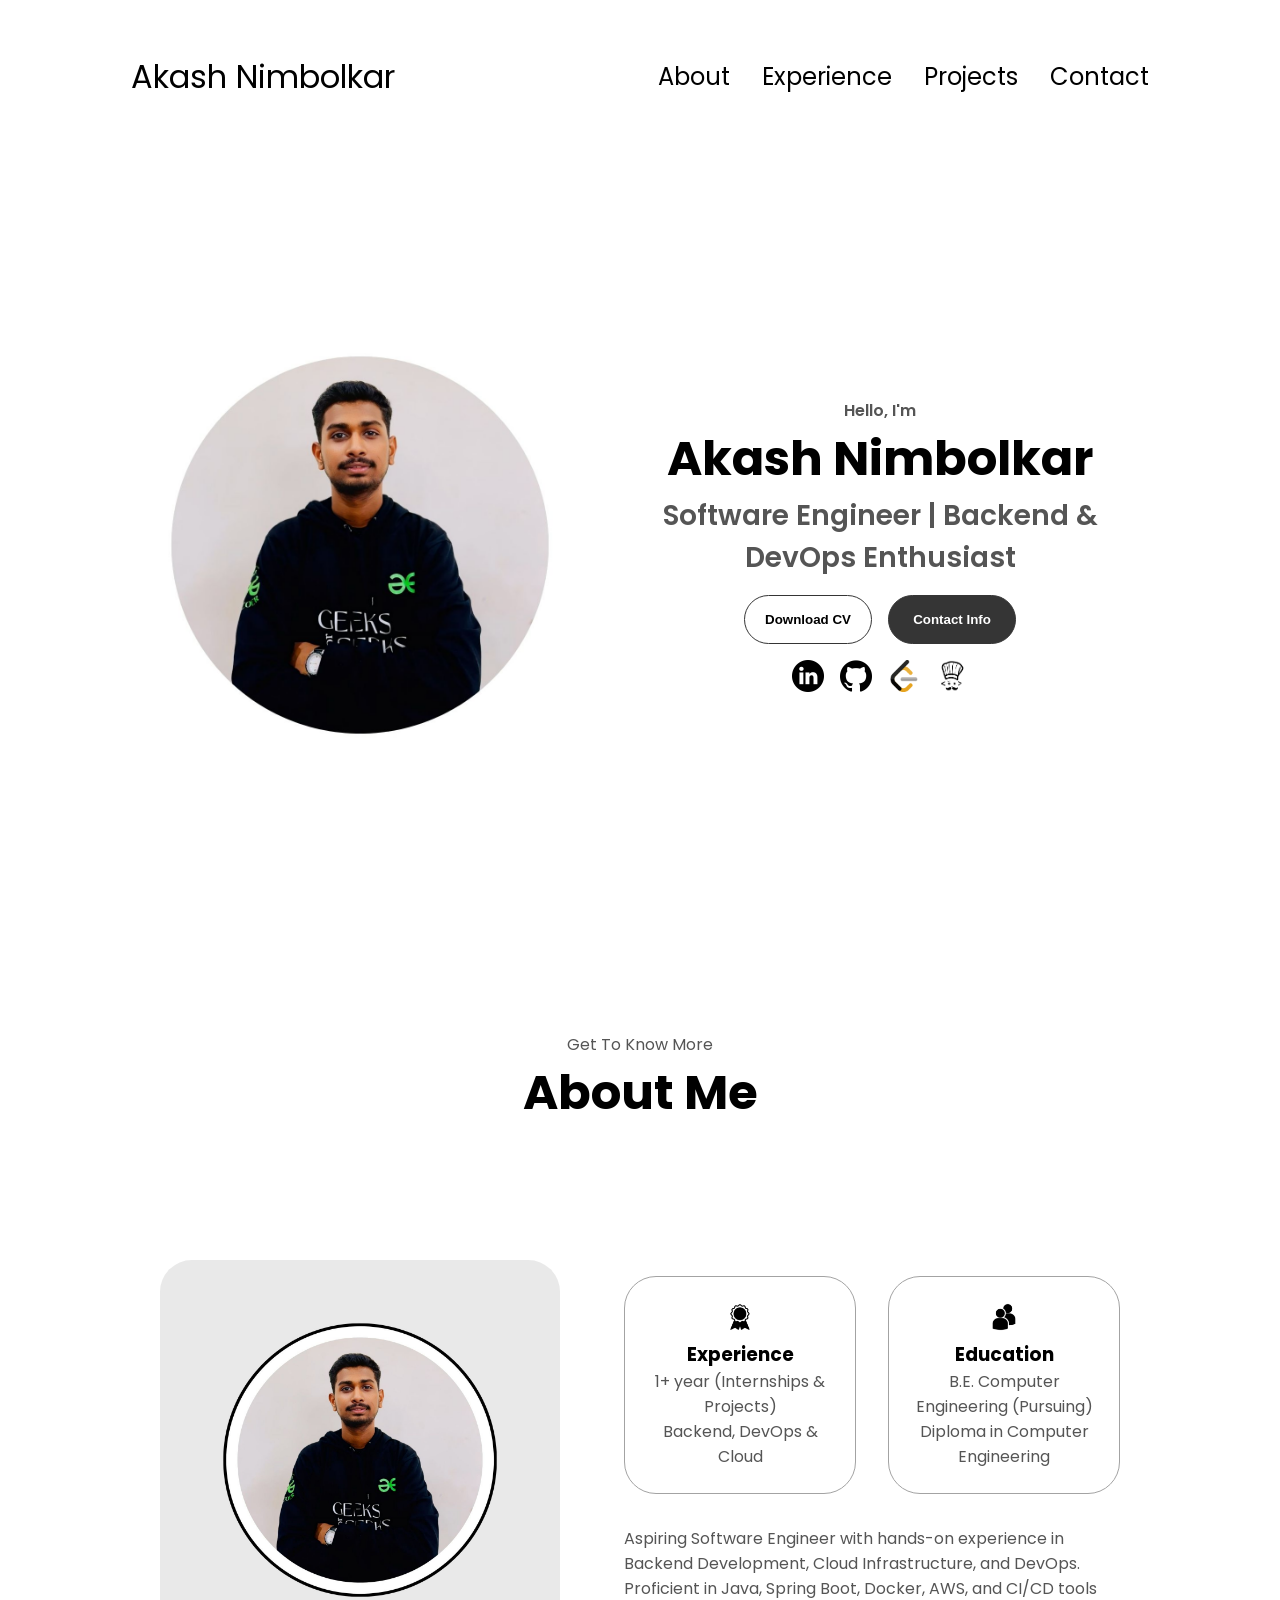
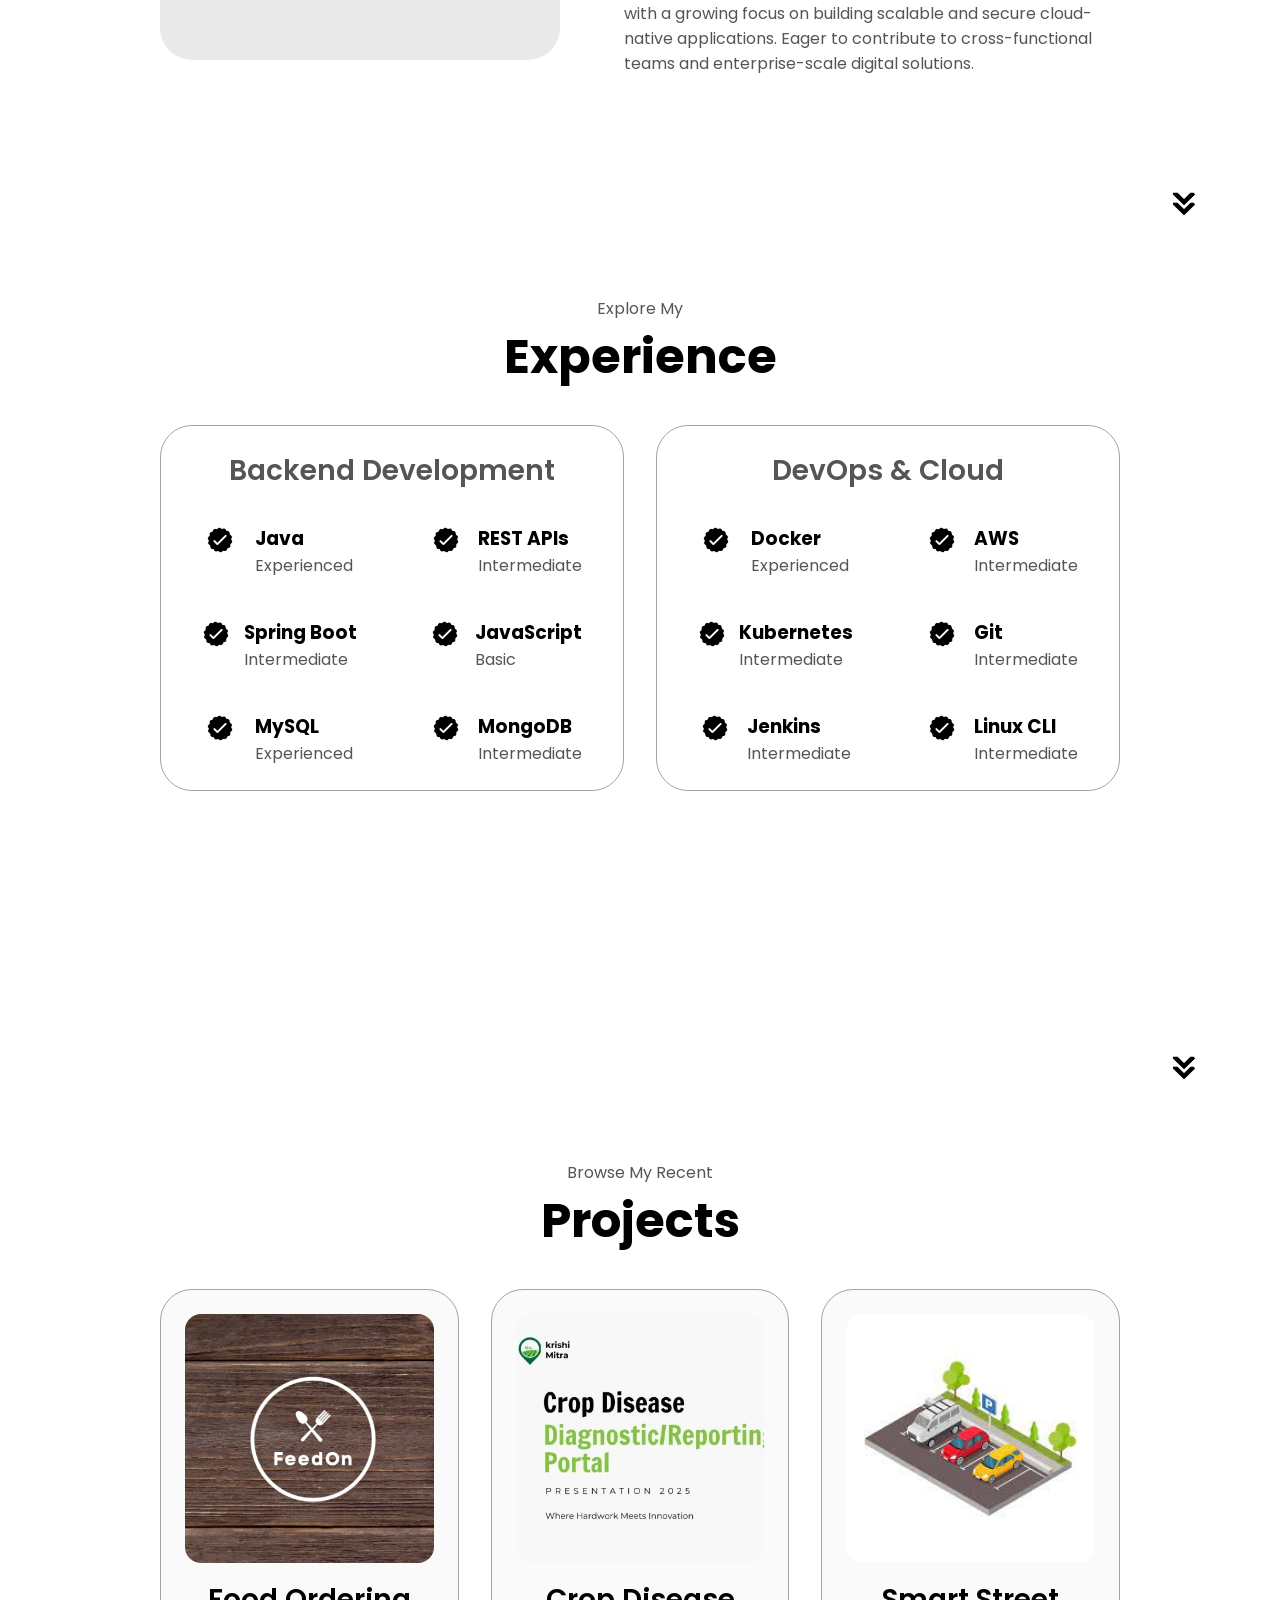
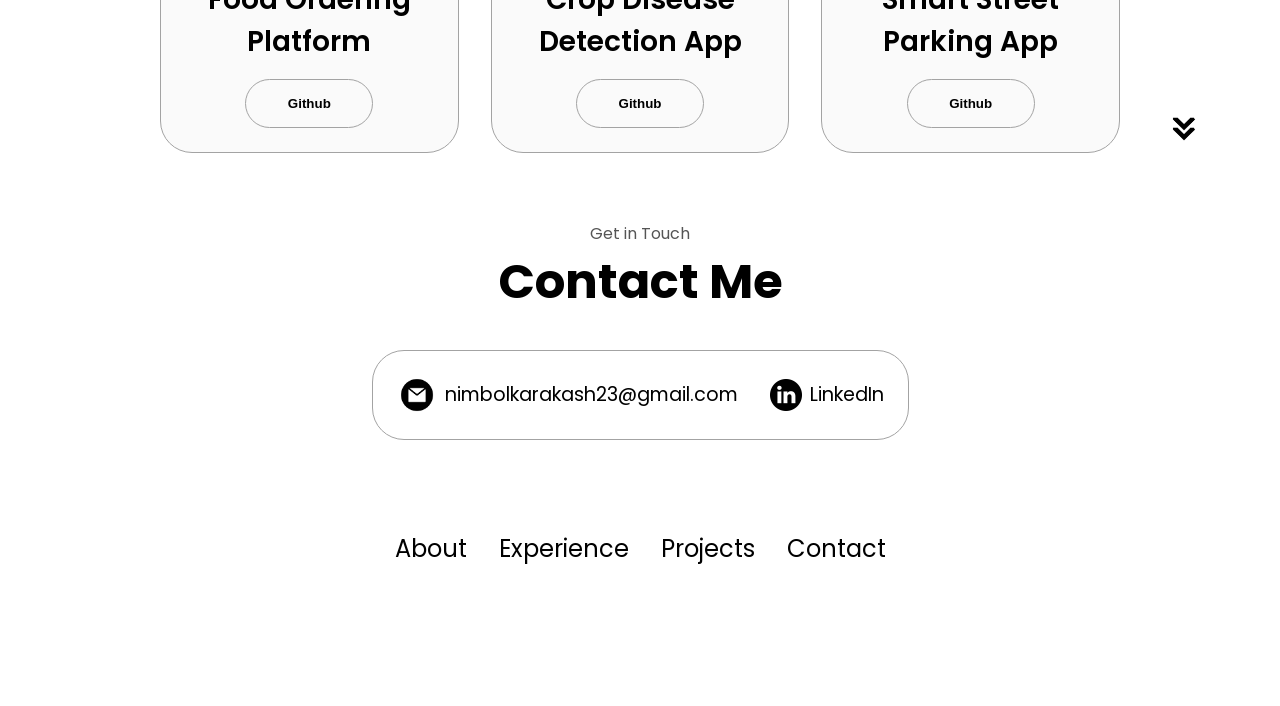
<file: index.html>
<!DOCTYPE html>
<html lang="en">

<head>
  <meta charset="UTF-8" />
  <meta http-equiv="X-UA-Compatible" content="IE=edge" />
  <meta name="viewport" content="width=device-width, initial-scale=1.0" />
  <title>My Portfolio</title>
  <link rel="stylesheet" href="style.css" />
  <link rel="stylesheet" href="mediaqueries.css" />
</head>

<body>
  <nav id="desktop-nav">
    <div class="logo">Akash Nimbolkar</div>
    <div>
      <ul class="nav-links">
        <li><a href="#about">About</a></li>
        <li><a href="#experience">Experience</a></li>
        <li><a href="#projects">Projects</a></li>
        <li><a href="#contact">Contact</a></li>
      </ul>
    </div>
  </nav>
  <nav id="hamburger-nav">
    <div class="logo">Akash Nimbolkar</div>
    <div class="hamburger-menu">
      <div class="hamburger-icon" onclick="toggleMenu()">
        <span></span>
        <span></span>
        <span></span>
      </div>
      <div class="menu-links">
        <li><a href="#about" onclick="toggleMenu()">About</a></li>
        <li><a href="#experience" onclick="toggleMenu()">Experience</a></li>
        <li><a href="#projects" onclick="toggleMenu()">Projects</a></li>
        <li><a href="#contact" onclick="toggleMenu()">Contact</a></li>
      </div>
    </div>
  </nav>
  <section id="profile">
    <div class="section__pic-container">
      <img src="./assets/cropped_circle_image.png" alt=" profile picture" />
    </div>
    <div class="section__text">
      <p class="section__text__p1">Hello, I'm</p>
      <h1 class="title">Akash Nimbolkar</h1>
      <p class="section__text__p2">Software Engineer | Backend & DevOps Enthusiast</p>
      <div class="btn-container">
        <button class="btn btn-color-2" onclick="window.open('./assets/Akash_Nimbolkar_Resume__Devops.pdf')">
          Download CV
        </button>
        <button class="btn btn-color-1" onclick="location.href='./#contact'">
          Contact Info
        </button>
      </div>
      <div id="socials-container">
        <img src="./assets/linkedin.png" alt="My LinkedIn profile" class="icon"
          onclick="location.href='https://www.linkedin.com/in/akash-nimbolkar-419b2924b/'" />
        <img src="./assets/github.png" alt="My Github profile" class="icon"
          onclick="location.href='https://github.com/akash-nimbolkar/'" />
        <img src="./assets/icons8-leetcode-96.png" alt="My Github profile" class="icon"
          onclick="location.href='https://leetcode.com/u/akash_nimbolkar/'" />
        <img src="./assets/icons8-codechef-150.png" alt="My Github profile" class="icon"
          onclick="location.href='https://www.codechef.com/users/akashh_081'" />
      </div>
    </div>
  </section>
  <section id="about">
    <p class="section__text__p1">Get To Know More</p>
    <h1 class="title">About Me</h1>
    <div class="section-container">
      <div class="section__pic-container">
        <img src="./assets/Orange Blue and White Graphic Designer LinkedIn Profile Picture.jpg" alt="Profile picture"
          class="about-pic" />
      </div>
      <div class="about-details-container">
        <div class="about-containers">
          <div class="details-container">
            <img src="./assets/experience.png" alt="Experience icon" class="icon" />
            <h3>Experience</h3>
            <p>1+ year (Internships & Projects)
              <br />Backend, DevOps & Cloud
            </p>
          </div>
          <div class="details-container">
            <img src="./assets/education.png" alt="Education icon" class="icon" />
            <h3>Education</h3>
            <p>B.E. Computer Engineering (Pursuing)<br />Diploma in Computer Engineering</p>
          </div>
        </div>
        <div class="text-container">
          <p>
            Aspiring Software Engineer with hands-on experience in Backend Development, Cloud Infrastructure, and
            DevOps. Proficient
            in Java, Spring Boot, Docker, AWS, and CI/CD tools with a growing focus on building scalable and secure
            cloud-native
            applications. Eager to contribute to cross-functional teams and enterprise-scale digital solutions.
          </p>
        </div>
      </div>
    </div>
    <img src="./assets/arrow.png" alt="Arrow icon" class="icon arrow" onclick="location.href='./#experience'" />
  </section>
  <section id="experience">
    <p class="section__text__p1">Explore My</p>
    <h1 class="title">Experience</h1>
    <div class="experience-details-container">
      <div class="about-containers">
        <div class="details-container">
          <h2 class="experience-sub-title">Backend Development</h2>
          <div class="article-container">
            <article>
              <img src="./assets/checkmark.png" alt="Experience icon" class="icon" />
              <div>
                <h3>Java</h3>
                <p>Experienced</p>
              </div>
            </article>
            <article>
              <img src="./assets/checkmark.png" alt="Experience icon" class="icon" />
              <div>
                <h3>REST APIs</h3>
                <p>Intermediate</p>
              </div>
            </article>
            <article>
              <img src="./assets/checkmark.png" alt="Experience icon" class="icon" />
              <div>
                <h3>Spring Boot</h3>
                <p>Intermediate</p>
              </div>
            </article>
            <article>
              <img src="./assets/checkmark.png" alt="Experience icon" class="icon" />
              <div>
                <h3>JavaScript</h3>
                <p>Basic</p>
              </div>
            </article>
            <article>
              <img src="./assets/checkmark.png" alt="Experience icon" class="icon" />
              <div>
                <h3>MySQL</h3>
                <p>Experienced</p>
              </div>
            </article>
            <article>
              <img src="./assets/checkmark.png" alt="Experience icon" class="icon" />
              <div>
                <h3>MongoDB</h3>
                <p>Intermediate</p>
              </div>
            </article>
          </div>
        </div>
        <div class="details-container">
          <h2 class="experience-sub-title">DevOps & Cloud</h2>
          <div class="article-container">
            <article>
              <img src="./assets/checkmark.png" alt="Experience icon" class="icon" />
              <div>
                <h3>Docker</h3>
                <p>Experienced</p>
              </div>
            </article>
            <article>
              <img src="./assets/checkmark.png" alt="Experience icon" class="icon" />
              <div>
                <h3>AWS</h3>
                <p>Intermediate</p>
              </div>
            </article>
            <article>
              <img src="./assets/checkmark.png" alt="Experience icon" class="icon" />
              <div>
                <h3>Kubernetes</h3>
                <p>Intermediate</p>
              </div>
            </article>
            <article>
              <img src="./assets/checkmark.png" alt="Experience icon" class="icon" />
              <div>
                <h3>Git</h3>
                <p>Intermediate</p>
              </div>
            </article>
            <article>
              <img src="./assets/checkmark.png" alt="Experience icon" class="icon" />
              <div>
                <h3>Jenkins</h3>
                <p>Intermediate</p>
              </div>
            </article>
            
            
            <article>
              <img src="./assets/checkmark.png" alt="Experience icon" class="icon" />
              <div>
                <h3>Linux CLI</h3>
                <p>Intermediate</p>
              </div>
            </article>
          </div>
        </div>
      </div>
    </div>
    <img src="./assets/arrow.png" alt="Arrow icon" class="icon arrow" onclick="location.href='./#projects'" />
  </section>
  <section id="projects">
    <p class="section__text__p1">Browse My Recent</p>
    <h1 class="title">Projects</h1>
    <div class="experience-details-container">
      <div class="about-containers">
        <div class="details-container color-container">
          <div class="article-container">
            <img src="./assets/Banner.png" alt="Project 1" class="project-img" />
          </div>
          <h2 class="experience-sub-title project-title">Food Ordering Platform</h2>
          <div class="btn-container">
            <button class="btn btn-color-2 project-btn" onclick="location.href='https://github.com/akash-nimbolkar/'">
              Github
            </button>
            <!-- <button class="btn btn-color-2 project-btn" onclick="location.href='https://github.com/akash-nimbolkar/'">
              Live Demo
            </button> -->
          </div>
        </div>
        <div class="details-container color-container">
          <div class="article-container">
            <img src="./assets/WhatsApp Image 2025-06-22 at 00.24.00_da0a9635.jpg" alt="Project 2" class="project-img" />
          </div>
          <h2 class="experience-sub-title project-title">Crop Disease Detection App</h2>
          <div class="btn-container">
            <button class="btn btn-color-2 project-btn" onclick="location.href='https://github.com/akash-nimbolkar/'">
              Github
            </button>
            <!-- <button class="btn btn-color-2 project-btn" onclick="location.href='https://github.com/akash-nimbolkar/'">
              Live Demo
            </button> -->
          </div>
        </div>
        <div class="details-container color-container">
          <div class="article-container">
            <img src="./assets/images.jpeg" alt="Project 3" class="project-img" />
          </div>
          <h2 class="experience-sub-title project-title">Smart Street Parking App</h2>
          <div class="btn-container">
            <button class="btn btn-color-2 project-btn" onclick="location.href='https://github.com/akash-nimbolkar/'">
              Github
            </button>
            <!-- <button class="btn btn-color-2 project-btn" onclick="location.href='https://github.com/akash-nimbolkar/'">
              Live Demo
            </button> -->
          </div>
        </div>
      </div>
    </div>
    <img src="./assets/arrow.png" alt="Arrow icon" class="icon arrow" onclick="location.href='./#contact'" />
  </section>
  <section id="contact">
    <p class="section__text__p1">Get in Touch</p>
    <h1 class="title">Contact Me</h1>
    <div class="contact-info-upper-container">
      <div class="contact-info-container">
        <img src="./assets/email.png" alt="Email icon" class="icon contact-icon email-icon" />
        <p><a href="mailto:nimbolkarakash23@gmail.com">nimbolkarakash23@gmail.com</a></p>
      </div>
      <div class="contact-info-container">
        <img src="./assets/linkedin.png" alt="LinkedIn icon" class="icon contact-icon" />
        <p><a href="https://www.linkedin.com/in/akash-nimbolkar-419b2924b/">LinkedIn</a></p>
      </div>
    </div>
  </section>
  <footer>
    <nav>
      <div class="nav-links-container">
        <ul class="nav-links">
          <li><a href="#about">About</a></li>
          <li><a href="#experience">Experience</a></li>
          <li><a href="#projects">Projects</a></li>
          <li><a href="#contact">Contact</a></li>
        </ul>
      </div>
    </nav>
    <!-- <p>Copyright &#169; 2023 John Doe. All Rights Reserved.</p> -->
  </footer>
  <script src="script.js"></script>
</body>

</html>
</file>
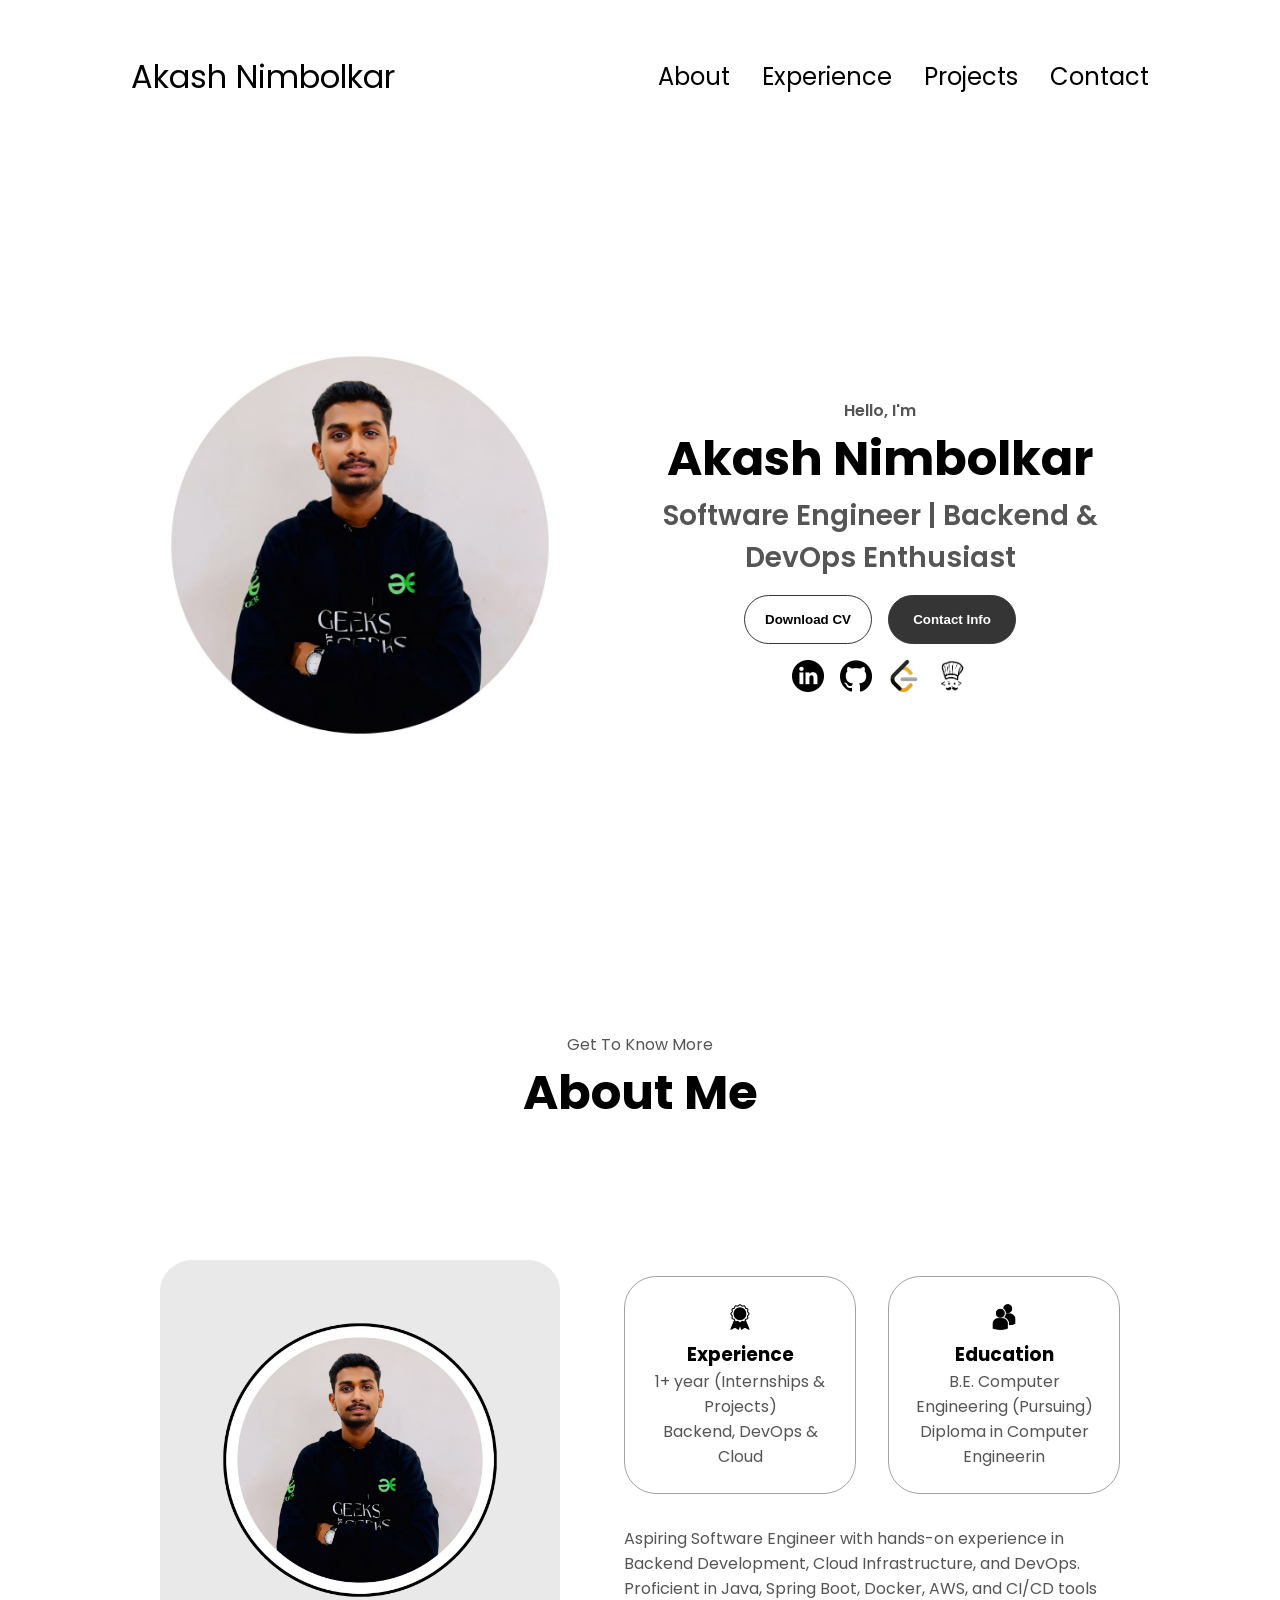
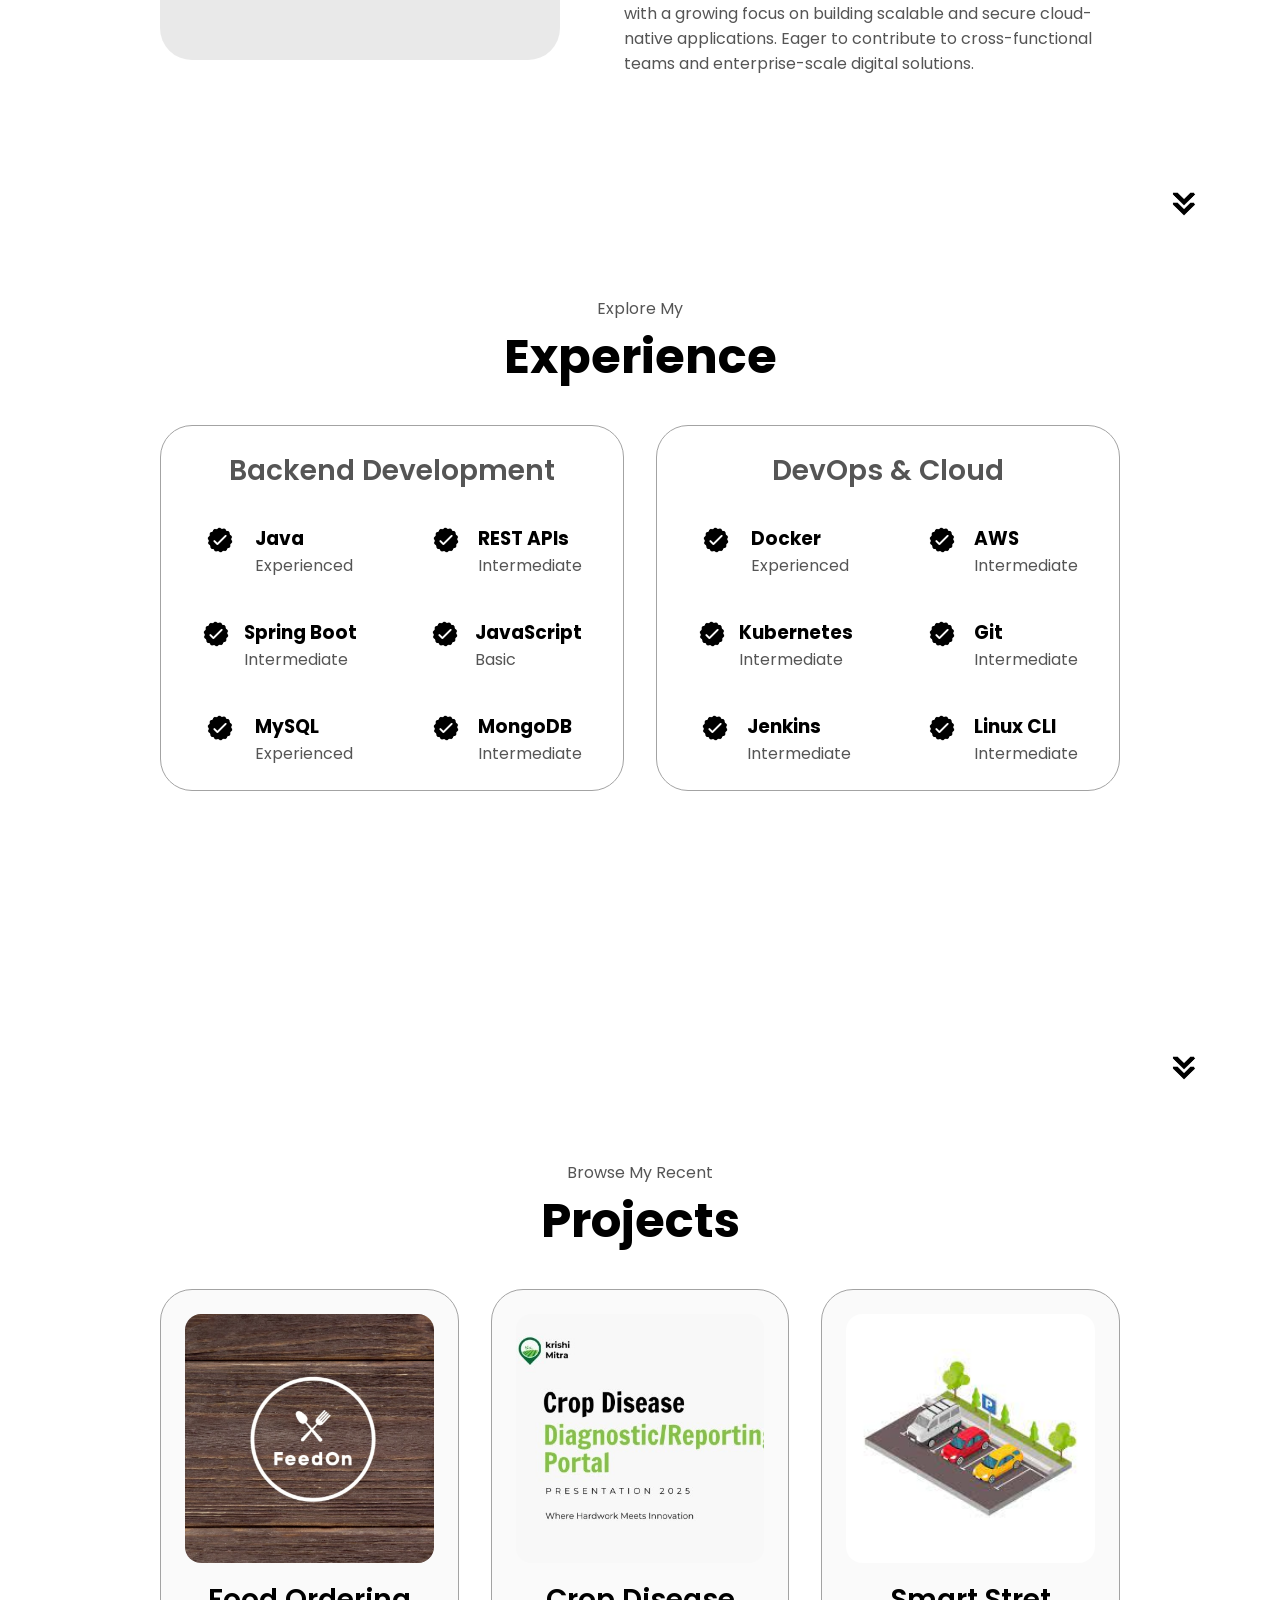
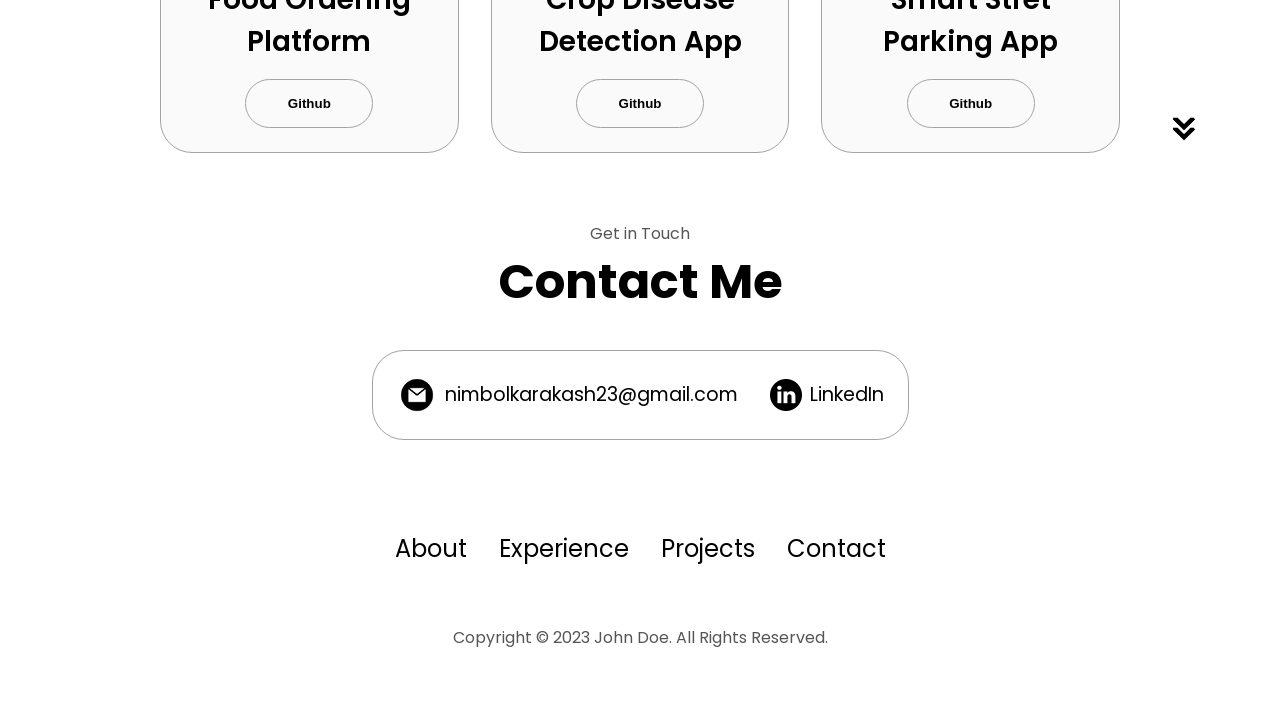
<file: Portfolio/index.html>
<!DOCTYPE html>
<html lang="en">

<head>
  <meta charset="UTF-8" />
  <meta http-equiv="X-UA-Compatible" content="IE=edge" />
  <meta name="viewport" content="width=device-width, initial-scale=1.0" />
  <title>My Portfolio</title>
  <link rel="stylesheet" href="style.css" />
  <link rel="stylesheet" href="mediaqueries.css" />
</head>

<body>
  <nav id="desktop-nav">
    <div class="logo">Akash Nimbolkar</div>
    <div>
      <ul class="nav-links">
        <li><a href="#about">About</a></li>
        <li><a href="#experience">Experience</a></li>
        <li><a href="#projects">Projects</a></li>
        <li><a href="#contact">Contact</a></li>
      </ul>
    </div>
  </nav>
  <nav id="hamburger-nav">
    <div class="logo">John Doe</div>
    <div class="hamburger-menu">
      <div class="hamburger-icon" onclick="toggleMenu()">
        <span></span>
        <span></span>
        <span></span>
      </div>
      <div class="menu-links">
        <li><a href="#about" onclick="toggleMenu()">About</a></li>
        <li><a href="#experience" onclick="toggleMenu()">Experience</a></li>
        <li><a href="#projects" onclick="toggleMenu()">Projects</a></li>
        <li><a href="#contact" onclick="toggleMenu()">Contact</a></li>
      </div>
    </div>
  </nav>
  <section id="profile">
    <div class="section__pic-container">
      <img src="./assets/cropped_circle_image.png" alt="John Doe profile picture" />
    </div>
    <div class="section__text">
      <p class="section__text__p1">Hello, I'm</p>
      <h1 class="title">Akash Nimbolkar</h1>
      <p class="section__text__p2">Software Engineer | Backend & DevOps Enthusiast</p>
      <div class="btn-container">
        <button class="btn btn-color-2" onclick="window.open('./assets/Akash_Nimbolkar_Resume__Devops.pdf')">
          Download CV
        </button>
        <button class="btn btn-color-1" onclick="location.href='./#contact'">
          Contact Info
        </button>
      </div>
      <div id="socials-container">
        <img src="./assets/linkedin.png" alt="My LinkedIn profile" class="icon"
          onclick="location.href='https://www.linkedin.com/in/akash-nimbolkar-419b2924b/'" />
        <img src="./assets/github.png" alt="My Github profile" class="icon"
          onclick="location.href='https://github.com/akash-nimbolkar/'" />
        <img src="./assets/icons8-leetcode-96.png" alt="My Github profile" class="icon"
          onclick="location.href='https://leetcode.com/u/akash_nimbolkar/'" />
        <img src="./assets/icons8-codechef-150.png" alt="My Github profile" class="icon"
          onclick="location.href='https://www.codechef.com/users/akashh_081'" />
      </div>
    </div>
  </section>
  <section id="about">
    <p class="section__text__p1">Get To Know More</p>
    <h1 class="title">About Me</h1>
    <div class="section-container">
      <div class="section__pic-container">
        <img src="./assets/Orange Blue and White Graphic Designer LinkedIn Profile Picture.jpg" alt="Profile picture"
          class="about-pic" />
      </div>
      <div class="about-details-container">
        <div class="about-containers">
          <div class="details-container">
            <img src="./assets/experience.png" alt="Experience icon" class="icon" />
            <h3>Experience</h3>
            <p>1+ year (Internships & Projects)
              <br />Backend, DevOps & Cloud
            </p>
          </div>
          <div class="details-container">
            <img src="./assets/education.png" alt="Education icon" class="icon" />
            <h3>Education</h3>
            <p>B.E. Computer Engineering (Pursuing)<br />Diploma in Computer Engineerin</p>
          </div>
        </div>
        <div class="text-container">
          <p>
            Aspiring Software Engineer with hands-on experience in Backend Development, Cloud Infrastructure, and
            DevOps. Proficient
            in Java, Spring Boot, Docker, AWS, and CI/CD tools with a growing focus on building scalable and secure
            cloud-native
            applications. Eager to contribute to cross-functional teams and enterprise-scale digital solutions.
          </p>
        </div>
      </div>
    </div>
    <img src="./assets/arrow.png" alt="Arrow icon" class="icon arrow" onclick="location.href='./#experience'" />
  </section>
  <section id="experience">
    <p class="section__text__p1">Explore My</p>
    <h1 class="title">Experience</h1>
    <div class="experience-details-container">
      <div class="about-containers">
        <div class="details-container">
          <h2 class="experience-sub-title">Backend Development</h2>
          <div class="article-container">
            <article>
              <img src="./assets/checkmark.png" alt="Experience icon" class="icon" />
              <div>
                <h3>Java</h3>
                <p>Experienced</p>
              </div>
            </article>
            <article>
              <img src="./assets/checkmark.png" alt="Experience icon" class="icon" />
              <div>
                <h3>REST APIs</h3>
                <p>Intermediate</p>
              </div>
            </article>
            <article>
              <img src="./assets/checkmark.png" alt="Experience icon" class="icon" />
              <div>
                <h3>Spring Boot</h3>
                <p>Intermediate</p>
              </div>
            </article>
            <article>
              <img src="./assets/checkmark.png" alt="Experience icon" class="icon" />
              <div>
                <h3>JavaScript</h3>
                <p>Basic</p>
              </div>
            </article>
            <article>
              <img src="./assets/checkmark.png" alt="Experience icon" class="icon" />
              <div>
                <h3>MySQL</h3>
                <p>Experienced</p>
              </div>
            </article>
            <article>
              <img src="./assets/checkmark.png" alt="Experience icon" class="icon" />
              <div>
                <h3>MongoDB</h3>
                <p>Intermediate</p>
              </div>
            </article>
          </div>
        </div>
        <div class="details-container">
          <h2 class="experience-sub-title">DevOps & Cloud</h2>
          <div class="article-container">
            <article>
              <img src="./assets/checkmark.png" alt="Experience icon" class="icon" />
              <div>
                <h3>Docker</h3>
                <p>Experienced</p>
              </div>
            </article>
            <article>
              <img src="./assets/checkmark.png" alt="Experience icon" class="icon" />
              <div>
                <h3>AWS</h3>
                <p>Intermediate</p>
              </div>
            </article>
            <article>
              <img src="./assets/checkmark.png" alt="Experience icon" class="icon" />
              <div>
                <h3>Kubernetes</h3>
                <p>Intermediate</p>
              </div>
            </article>
            <article>
              <img src="./assets/checkmark.png" alt="Experience icon" class="icon" />
              <div>
                <h3>Git</h3>
                <p>Intermediate</p>
              </div>
            </article>
            <article>
              <img src="./assets/checkmark.png" alt="Experience icon" class="icon" />
              <div>
                <h3>Jenkins</h3>
                <p>Intermediate</p>
              </div>
            </article>
            
            
            <article>
              <img src="./assets/checkmark.png" alt="Experience icon" class="icon" />
              <div>
                <h3>Linux CLI</h3>
                <p>Intermediate</p>
              </div>
            </article>
          </div>
        </div>
      </div>
    </div>
    <img src="./assets/arrow.png" alt="Arrow icon" class="icon arrow" onclick="location.href='./#projects'" />
  </section>
  <section id="projects">
    <p class="section__text__p1">Browse My Recent</p>
    <h1 class="title">Projects</h1>
    <div class="experience-details-container">
      <div class="about-containers">
        <div class="details-container color-container">
          <div class="article-container">
            <img src="./assets/Banner.png" alt="Project 1" class="project-img" />
          </div>
          <h2 class="experience-sub-title project-title">Food Ordering Platform</h2>
          <div class="btn-container">
            <button class="btn btn-color-2 project-btn" onclick="location.href='https://github.com/akash-nimbolkar/'">
              Github
            </button>
            <!-- <button class="btn btn-color-2 project-btn" onclick="location.href='https://github.com/akash-nimbolkar/'">
              Live Demo
            </button> -->
          </div>
        </div>
        <div class="details-container color-container">
          <div class="article-container">
            <img src="./assets/WhatsApp Image 2025-06-22 at 00.24.00_da0a9635.jpg" alt="Project 2" class="project-img" />
          </div>
          <h2 class="experience-sub-title project-title">Crop Disease Detection App</h2>
          <div class="btn-container">
            <button class="btn btn-color-2 project-btn" onclick="location.href='https://github.com/akash-nimbolkar/'">
              Github
            </button>
            <!-- <button class="btn btn-color-2 project-btn" onclick="location.href='https://github.com/akash-nimbolkar/'">
              Live Demo
            </button> -->
          </div>
        </div>
        <div class="details-container color-container">
          <div class="article-container">
            <img src="./assets/images.jpeg" alt="Project 3" class="project-img" />
          </div>
          <h2 class="experience-sub-title project-title">Smart Stret Parking App</h2>
          <div class="btn-container">
            <button class="btn btn-color-2 project-btn" onclick="location.href='https://github.com/akash-nimbolkar/'">
              Github
            </button>
            <!-- <button class="btn btn-color-2 project-btn" onclick="location.href='https://github.com/akash-nimbolkar/'">
              Live Demo
            </button> -->
          </div>
        </div>
      </div>
    </div>
    <img src="./assets/arrow.png" alt="Arrow icon" class="icon arrow" onclick="location.href='./#contact'" />
  </section>
  <section id="contact">
    <p class="section__text__p1">Get in Touch</p>
    <h1 class="title">Contact Me</h1>
    <div class="contact-info-upper-container">
      <div class="contact-info-container">
        <img src="./assets/email.png" alt="Email icon" class="icon contact-icon email-icon" />
        <p><a href="mailto:nimbolkarakash23@gmail.com">nimbolkarakash23@gmail.com</a></p>
      </div>
      <div class="contact-info-container">
        <img src="./assets/linkedin.png" alt="LinkedIn icon" class="icon contact-icon" />
        <p><a href="https://www.linkedin.com/in/akash-nimbolkar-419b2924b/">LinkedIn</a></p>
      </div>
    </div>
  </section>
  <footer>
    <nav>
      <div class="nav-links-container">
        <ul class="nav-links">
          <li><a href="#about">About</a></li>
          <li><a href="#experience">Experience</a></li>
          <li><a href="#projects">Projects</a></li>
          <li><a href="#contact">Contact</a></li>
        </ul>
      </div>
    </nav>
    <p>Copyright &#169; 2023 John Doe. All Rights Reserved.</p>
  </footer>
  <script src="script.js"></script>
</body>

</html>
</file>
<file: style.css>
/* GENERAL */

@import url("https://fonts.googleapis.com/css2?family=Poppins:wght@300;400;500;600&display=swap");

* {
  margin: 0;
  padding: 0;
}

body {
  font-family: "Poppins", sans-serif;
}

html {
  scroll-behavior: smooth;
}

p {
  color: rgb(85, 85, 85);
}

/* TRANSITION */

a,
.btn {
  transition: all 300ms ease;
}

/* DESKTOP NAV */

nav,
.nav-links {
  display: flex;
}

nav {
  justify-content: space-around;
  align-items: center;
  height: 17vh;
}

.nav-links {
  gap: 2rem;
  list-style: none;
  font-size: 1.5rem;
}

a {
  color: black;
  text-decoration: none;
  text-decoration-color: white;
}

a:hover {
  color: grey;
  text-decoration: underline;
  text-underline-offset: 1rem;
  text-decoration-color: rgb(181, 181, 181);
}

.logo {
  font-size: 2rem;
}

.logo:hover {
  cursor: default;
}

/* HAMBURGER MENU */

#hamburger-nav {
  display: none;
}

.hamburger-menu {
  position: relative;
  display: inline-block;
}

.hamburger-icon {
  display: flex;
  flex-direction: column;
  justify-content: space-between;
  height: 24px;
  width: 30px;
  cursor: pointer;
}

.hamburger-icon span {
  width: 100%;
  height: 2px;
  background-color: black;
  transition: all 0.3 ease-in-out;
}

.menu-links {
  position: absolute;
  top: 100%;
  right: 0;
  background-color: white;
  width: fit-content;
  max-height: 0;
  overflow: hidden;
  transition: all 0.3 ease-in-out;
}

.menu-links a {
  display: block;
  padding: 10px;
  text-align: center;
  font-size: 1.5rem;
  color: black;
  text-decoration: none;
  transition: all 0.3 ease-in-out;
}

.menu-links li {
  list-style: none;
}

.menu-links.open {
  max-height: 300px;
}

.hamburger-icon.open span:first-child {
  transform: rotate(45deg) translate(10px, 5px);
}

.hamburger-icon.open span:nth-child(2) {
  opacity: 0;
}

.hamburger-icon.open span:last-child {
  transform: rotate(-45deg) translate(10px, -5px);
}

.hamburger-icon span:first-child {
  transform: none;
}

.hamburger-icon span:first-child {
  opacity: 1;
}

.hamburger-icon span:first-child {
  transform: none;
}

/* SECTIONS */

section {
  padding-top: 4vh;
  height: 96vh;
  margin: 0 10rem;
  box-sizing: border-box;
  min-height: fit-content;
}

.section-container {
  display: flex;
}

/* PROFILE SECTION */

#profile {
  display: flex;
  justify-content: center;
  gap: 5rem;
  height: 80vh;
}

.section__pic-container {
  display: flex;
  height: 400px;
  width: 400px;
  margin: auto 0;
}

.section__text {
  align-self: center;
  text-align: center;
}

.section__text p {
  font-weight: 600;
}

.section__text__p1 {
  text-align: center;
}

.section__text__p2 {
  font-size: 1.75rem;
  margin-bottom: 1rem;
}

.title {
  font-size: 3rem;
  text-align: center;
}

#socials-container {
  display: flex;
  justify-content: center;
  margin-top: 1rem;
  gap: 1rem;
}

/* ICONS */

.icon {
  cursor: pointer;
  height: 2rem;
}

/* BUTTONS */

.btn-container {
  display: flex;
  justify-content: center;
  gap: 1rem;
}

.btn {
  font-weight: 600;
  transition: all 300ms ease;
  padding: 1rem;
  width: 8rem;
  border-radius: 2rem;
}

.btn-color-1,
.btn-color-2 {
  border: rgb(53, 53, 53) 0.1rem solid;
}

.btn-color-1:hover,
.btn-color-2:hover {
  cursor: pointer;
}

.btn-color-1,
.btn-color-2:hover {
  background: rgb(53, 53, 53);
  color: white;
}

.btn-color-1:hover {
  background: rgb(0, 0, 0);
}

.btn-color-2 {
  background: none;
}

.btn-color-2:hover {
  border: rgb(255, 255, 255) 0.1rem solid;
}

.btn-container {
  gap: 1rem;
}

/* ABOUT SECTION */

#about {
  position: relative;
}

.about-containers {
  gap: 2rem;
  margin-bottom: 2rem;
  margin-top: 2rem;
}

.about-details-container {
  justify-content: center;
  flex-direction: column;
}

.about-containers,
.about-details-container {
  display: flex;
}

.about-pic {
  border-radius: 2rem;
}

.arrow {
  position: absolute;
  right: -5rem;
  bottom: 2.5rem;
}

.details-container {
  padding: 1.5rem;
  flex: 1;
  background: white;
  border-radius: 2rem;
  border: rgb(53, 53, 53) 0.1rem solid;
  border-color: rgb(163, 163, 163);
  text-align: center;
}

.section-container {
  gap: 4rem;
  height: 80%;
}

.section__pic-container {
  height: 400px;
  width: 400px;
  margin: auto 0;
}

/* EXPERIENCE SECTION */

#experience {
  position: relative;
}

.experience-sub-title {
  color: rgb(85, 85, 85);
  font-weight: 600;
  font-size: 1.75rem;
  margin-bottom: 2rem;
}

.experience-details-container {
  display: flex;
  justify-content: center;
  flex-direction: column;
}

.article-container {
  display: flex;
  text-align: initial;
  flex-wrap: wrap;
  flex-direction: row;
  gap: 2.5rem;
  justify-content: space-around;
}

article {
  display: flex;
  width: 10rem;
  justify-content: space-around;
  gap: 0.5rem;
}

article .icon {
  cursor: default;
}

/* PROJECTS SECTION */

#projects {
  position: relative;
}

.color-container {
  border-color: rgb(163, 163, 163);
  background: rgb(250, 250, 250);
}

.project-img {
  border-radius: 1rem;
  width: 100%;
  height: auto;
  object-fit: cover;
}


.project-title {
  margin: 1rem;
  color: black;
}

.project-btn {
  color: black;
  border-color: rgb(163, 163, 163);
}

/* CONTACT */

#contact {
  display: flex;
  justify-content: center;
  flex-direction: column;
  height: 70vh;
}

.contact-info-upper-container {
  display: flex;
  justify-content: center;
  border-radius: 2rem;
  border: rgb(53, 53, 53) 0.1rem solid;
  border-color: rgb(163, 163, 163);
  background: (250, 250, 250);
  margin: 2rem auto;
  padding: 0.5rem;
}

.contact-info-container {
  display: flex;
  align-items: center;
  justify-content: center;
  gap: 0.5rem;
  margin: 1rem;
}

.contact-info-container p {
  font-size: larger;
}

.contact-icon {
  cursor: default;
}

.email-icon {
  height: 2.5rem;
}

/* FOOTER SECTION */

footer {
  height: 26vh;
  margin: 0 1rem;
}

footer p {
  text-align: center;
}
</file>
<file: mediaqueries.css>
@media screen and (max-width: 1400px) {
  #profile {
    height: 83vh;
    margin-bottom: 6rem;
  }
  .about-containers {
    flex-wrap: wrap;
  }
  #contact,
  #projects {
    height: fit-content;
  }
}

@media screen and (max-width: 1200px) {
  #desktop-nav {
    display: none;
  }
  #hamburger-nav {
    display: flex;
  }
  #experience,
  .experience-details-container {
    margin-top: 2rem;
  }
  #profile,
  .section-container {
    display: block;
  }
  .arrow {
    display: none;
  }
  section,
  .section-container {
    height: fit-content;
  }
  section {
    margin: 0 5%;
  }
  .section__pic-container {
    width: 275px;
    height: 275px;
    margin: 0 auto 2rem;
  }
  .about-containers {
    margin-top: 0;
  }
}

@media screen and (max-width: 600px) {
  #contact,
  footer {
    height: 40vh;
  }
  #profile {
    height: 83vh;
    margin-bottom: 0;
  }
  article {
    font-size: 1rem;
  }
  footer nav {
    height: fit-content;
    margin-bottom: 2rem;
  }
  .about-containers,
  .contact-info-upper-container,
  .btn-container {
    flex-wrap: wrap;
  }
  .contact-info-container {
    margin: 0;
  }
  .contact-info-container p,
  .nav-links li a {
    font-size: 1rem;
  }
  .experience-sub-title {
    font-size: 1.25rem;
  }
  .logo {
    font-size: 1.5rem;
  }
  .nav-links {
    flex-direction: column;
    gap: 0.5rem;
    text-align: center;
  }
  .section__pic-container {
    width: auto;
    height: 46vw;
    justify-content: center;
  }
  .section__text__p2 {
    font-size: 1.25rem;
  }
  .title {
    font-size: 2rem;
  }
  .text-container {
    text-align: justify;
  }
}
</file>
<file: Portfolio/style.css>
/* GENERAL */

@import url("https://fonts.googleapis.com/css2?family=Poppins:wght@300;400;500;600&display=swap");

* {
  margin: 0;
  padding: 0;
}

body {
  font-family: "Poppins", sans-serif;
}

html {
  scroll-behavior: smooth;
}

p {
  color: rgb(85, 85, 85);
}

/* TRANSITION */

a,
.btn {
  transition: all 300ms ease;
}

/* DESKTOP NAV */

nav,
.nav-links {
  display: flex;
}

nav {
  justify-content: space-around;
  align-items: center;
  height: 17vh;
}

.nav-links {
  gap: 2rem;
  list-style: none;
  font-size: 1.5rem;
}

a {
  color: black;
  text-decoration: none;
  text-decoration-color: white;
}

a:hover {
  color: grey;
  text-decoration: underline;
  text-underline-offset: 1rem;
  text-decoration-color: rgb(181, 181, 181);
}

.logo {
  font-size: 2rem;
}

.logo:hover {
  cursor: default;
}

/* HAMBURGER MENU */

#hamburger-nav {
  display: none;
}

.hamburger-menu {
  position: relative;
  display: inline-block;
}

.hamburger-icon {
  display: flex;
  flex-direction: column;
  justify-content: space-between;
  height: 24px;
  width: 30px;
  cursor: pointer;
}

.hamburger-icon span {
  width: 100%;
  height: 2px;
  background-color: black;
  transition: all 0.3 ease-in-out;
}

.menu-links {
  position: absolute;
  top: 100%;
  right: 0;
  background-color: white;
  width: fit-content;
  max-height: 0;
  overflow: hidden;
  transition: all 0.3 ease-in-out;
}

.menu-links a {
  display: block;
  padding: 10px;
  text-align: center;
  font-size: 1.5rem;
  color: black;
  text-decoration: none;
  transition: all 0.3 ease-in-out;
}

.menu-links li {
  list-style: none;
}

.menu-links.open {
  max-height: 300px;
}

.hamburger-icon.open span:first-child {
  transform: rotate(45deg) translate(10px, 5px);
}

.hamburger-icon.open span:nth-child(2) {
  opacity: 0;
}

.hamburger-icon.open span:last-child {
  transform: rotate(-45deg) translate(10px, -5px);
}

.hamburger-icon span:first-child {
  transform: none;
}

.hamburger-icon span:first-child {
  opacity: 1;
}

.hamburger-icon span:first-child {
  transform: none;
}

/* SECTIONS */

section {
  padding-top: 4vh;
  height: 96vh;
  margin: 0 10rem;
  box-sizing: border-box;
  min-height: fit-content;
}

.section-container {
  display: flex;
}

/* PROFILE SECTION */

#profile {
  display: flex;
  justify-content: center;
  gap: 5rem;
  height: 80vh;
}

.section__pic-container {
  display: flex;
  height: 400px;
  width: 400px;
  margin: auto 0;
}

.section__text {
  align-self: center;
  text-align: center;
}

.section__text p {
  font-weight: 600;
}

.section__text__p1 {
  text-align: center;
}

.section__text__p2 {
  font-size: 1.75rem;
  margin-bottom: 1rem;
}

.title {
  font-size: 3rem;
  text-align: center;
}

#socials-container {
  display: flex;
  justify-content: center;
  margin-top: 1rem;
  gap: 1rem;
}

/* ICONS */

.icon {
  cursor: pointer;
  height: 2rem;
}

/* BUTTONS */

.btn-container {
  display: flex;
  justify-content: center;
  gap: 1rem;
}

.btn {
  font-weight: 600;
  transition: all 300ms ease;
  padding: 1rem;
  width: 8rem;
  border-radius: 2rem;
}

.btn-color-1,
.btn-color-2 {
  border: rgb(53, 53, 53) 0.1rem solid;
}

.btn-color-1:hover,
.btn-color-2:hover {
  cursor: pointer;
}

.btn-color-1,
.btn-color-2:hover {
  background: rgb(53, 53, 53);
  color: white;
}

.btn-color-1:hover {
  background: rgb(0, 0, 0);
}

.btn-color-2 {
  background: none;
}

.btn-color-2:hover {
  border: rgb(255, 255, 255) 0.1rem solid;
}

.btn-container {
  gap: 1rem;
}

/* ABOUT SECTION */

#about {
  position: relative;
}

.about-containers {
  gap: 2rem;
  margin-bottom: 2rem;
  margin-top: 2rem;
}

.about-details-container {
  justify-content: center;
  flex-direction: column;
}

.about-containers,
.about-details-container {
  display: flex;
}

.about-pic {
  border-radius: 2rem;
}

.arrow {
  position: absolute;
  right: -5rem;
  bottom: 2.5rem;
}

.details-container {
  padding: 1.5rem;
  flex: 1;
  background: white;
  border-radius: 2rem;
  border: rgb(53, 53, 53) 0.1rem solid;
  border-color: rgb(163, 163, 163);
  text-align: center;
}

.section-container {
  gap: 4rem;
  height: 80%;
}

.section__pic-container {
  height: 400px;
  width: 400px;
  margin: auto 0;
}

/* EXPERIENCE SECTION */

#experience {
  position: relative;
}

.experience-sub-title {
  color: rgb(85, 85, 85);
  font-weight: 600;
  font-size: 1.75rem;
  margin-bottom: 2rem;
}

.experience-details-container {
  display: flex;
  justify-content: center;
  flex-direction: column;
}

.article-container {
  display: flex;
  text-align: initial;
  flex-wrap: wrap;
  flex-direction: row;
  gap: 2.5rem;
  justify-content: space-around;
}

article {
  display: flex;
  width: 10rem;
  justify-content: space-around;
  gap: 0.5rem;
}

article .icon {
  cursor: default;
}

/* PROJECTS SECTION */

#projects {
  position: relative;
}

.color-container {
  border-color: rgb(163, 163, 163);
  background: rgb(250, 250, 250);
}

.project-img {
  border-radius: 1rem;
  width: 100%;
  height: auto;
  object-fit: cover;
}


.project-title {
  margin: 1rem;
  color: black;
}

.project-btn {
  color: black;
  border-color: rgb(163, 163, 163);
}

/* CONTACT */

#contact {
  display: flex;
  justify-content: center;
  flex-direction: column;
  height: 70vh;
}

.contact-info-upper-container {
  display: flex;
  justify-content: center;
  border-radius: 2rem;
  border: rgb(53, 53, 53) 0.1rem solid;
  border-color: rgb(163, 163, 163);
  background: (250, 250, 250);
  margin: 2rem auto;
  padding: 0.5rem;
}

.contact-info-container {
  display: flex;
  align-items: center;
  justify-content: center;
  gap: 0.5rem;
  margin: 1rem;
}

.contact-info-container p {
  font-size: larger;
}

.contact-icon {
  cursor: default;
}

.email-icon {
  height: 2.5rem;
}

/* FOOTER SECTION */

footer {
  height: 26vh;
  margin: 0 1rem;
}

footer p {
  text-align: center;
}
</file>
<file: Portfolio/mediaqueries.css>
@media screen and (max-width: 1400px) {
  #profile {
    height: 83vh;
    margin-bottom: 6rem;
  }
  .about-containers {
    flex-wrap: wrap;
  }
  #contact,
  #projects {
    height: fit-content;
  }
}

@media screen and (max-width: 1200px) {
  #desktop-nav {
    display: none;
  }
  #hamburger-nav {
    display: flex;
  }
  #experience,
  .experience-details-container {
    margin-top: 2rem;
  }
  #profile,
  .section-container {
    display: block;
  }
  .arrow {
    display: none;
  }
  section,
  .section-container {
    height: fit-content;
  }
  section {
    margin: 0 5%;
  }
  .section__pic-container {
    width: 275px;
    height: 275px;
    margin: 0 auto 2rem;
  }
  .about-containers {
    margin-top: 0;
  }
}

@media screen and (max-width: 600px) {
  #contact,
  footer {
    height: 40vh;
  }
  #profile {
    height: 83vh;
    margin-bottom: 0;
  }
  article {
    font-size: 1rem;
  }
  footer nav {
    height: fit-content;
    margin-bottom: 2rem;
  }
  .about-containers,
  .contact-info-upper-container,
  .btn-container {
    flex-wrap: wrap;
  }
  .contact-info-container {
    margin: 0;
  }
  .contact-info-container p,
  .nav-links li a {
    font-size: 1rem;
  }
  .experience-sub-title {
    font-size: 1.25rem;
  }
  .logo {
    font-size: 1.5rem;
  }
  .nav-links {
    flex-direction: column;
    gap: 0.5rem;
    text-align: center;
  }
  .section__pic-container {
    width: auto;
    height: 46vw;
    justify-content: center;
  }
  .section__text__p2 {
    font-size: 1.25rem;
  }
  .title {
    font-size: 2rem;
  }
  .text-container {
    text-align: justify;
  }
}
</file>
